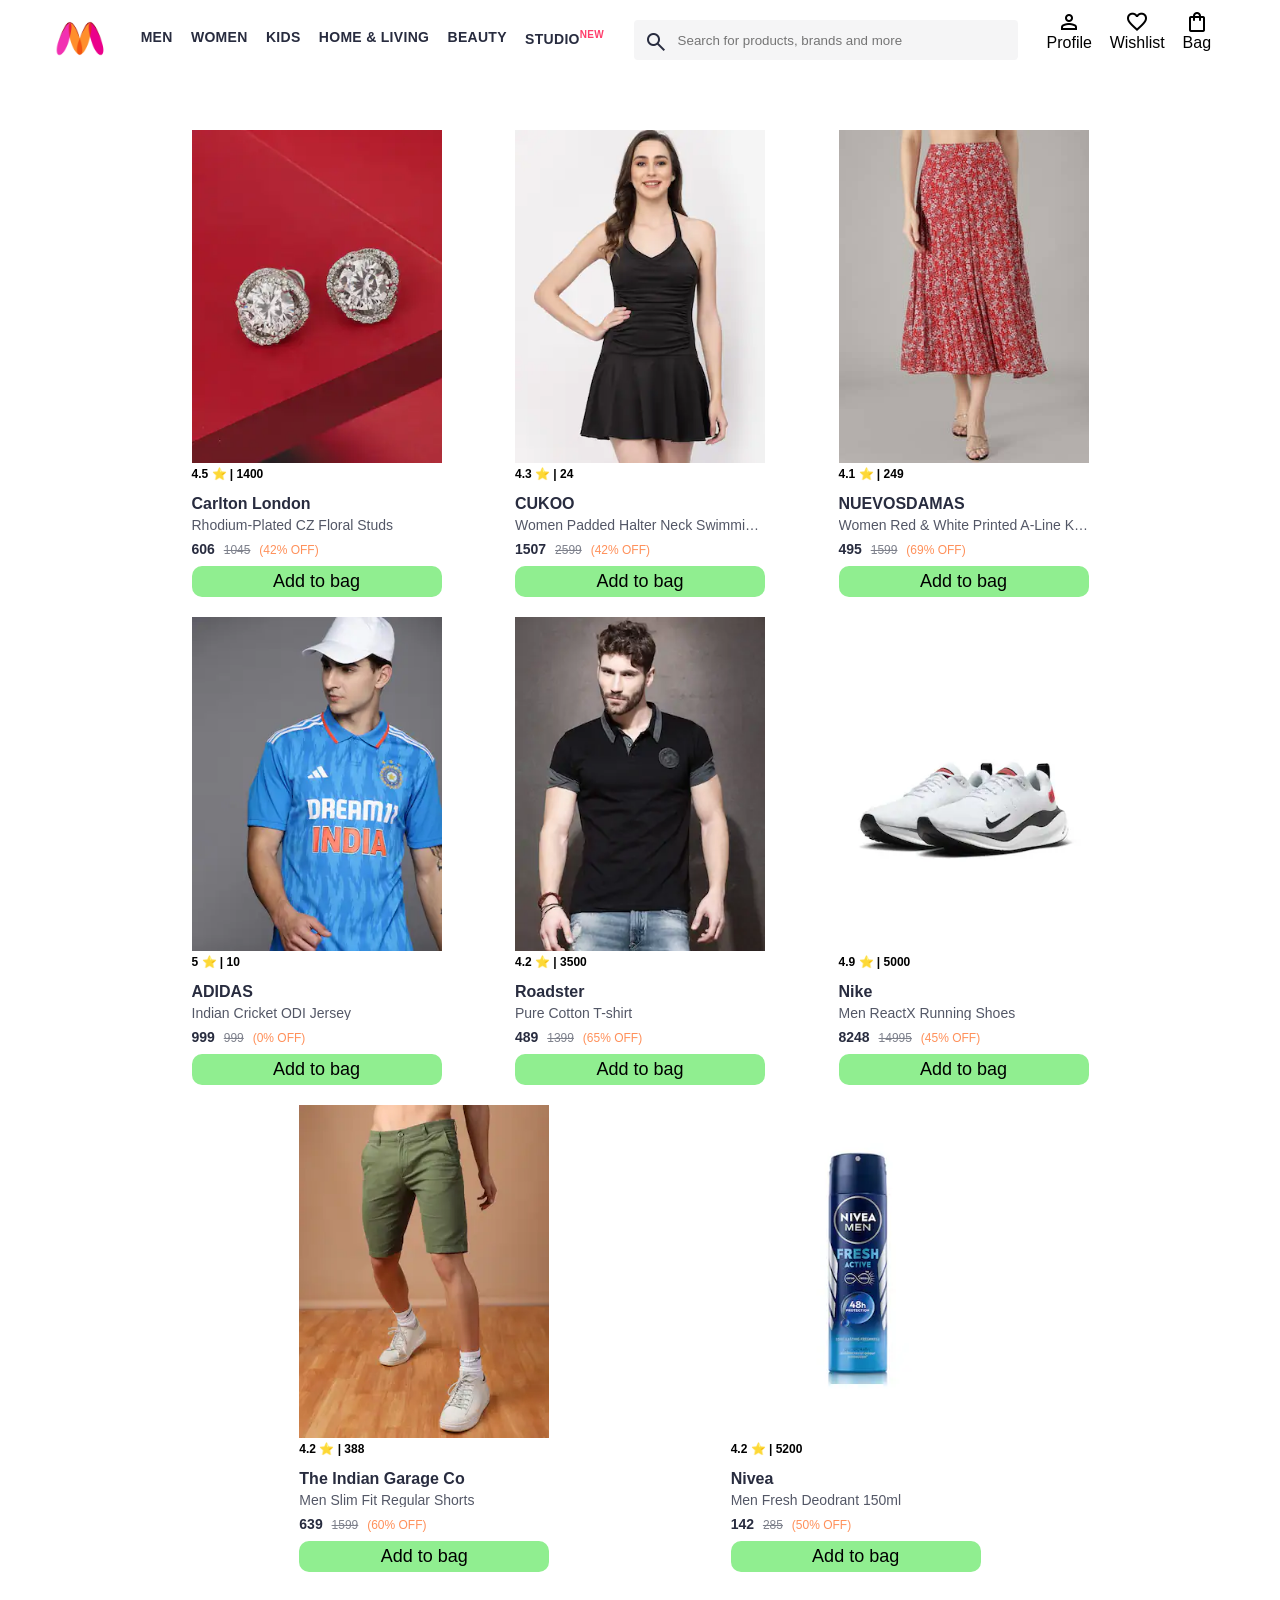
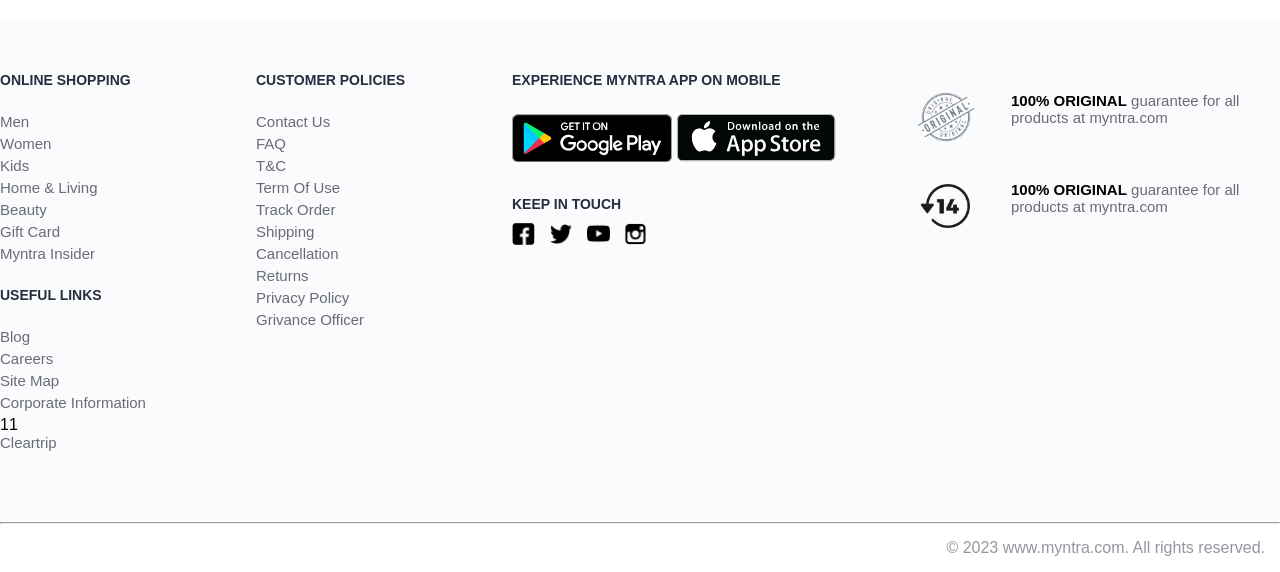
<file: Task-2/Myntra clone/index.html>
<!DOCTYPE html>
<html lang="en">
<head>
    <title>Myntra Functional Clone</title>
    <link rel="stylesheet" href="css/index.css">
    <link rel="stylesheet" href="https://fonts.googleapis.com/css2?family=Material+Symbols+Outlined:opsz,wght,FILL,GRAD@20..48,100..700,0..1,-50..200" />
</head>
<body>
    <header>
        <div class="logo_container">
            <a href="mainpage.html"><img class="myntra_home" src="images/myntra_logo.webp" alt="Myntra Home"></a>
        </div>
        <nav class="nav_bar">
            <a href="index.html">Men</a>
            <a href="index.html">Women</a>
            <a href="index.html">Kids</a> 
            <a href="index.html">Home & Living</a>
            <a href="index.html">Beauty</a>
            <a href="index.html">Studio<sup>New</sup></a>
        </nav>
        <div class="search_bar">
            <span class="material-symbols-outlined search_icon">search</span>
            <input class="search_input" placeholder="Search for products, brands and more">
        </div>
        <div class="action_bar">
            <div class="action_container">
                <span class="material-symbols-outlined action_icon">person</span>
                <span class="action_name">Profile</span>
            </div>

            <div class="action_container">
                <span class="material-symbols-outlined action_icon">favorite</span>
                <span class="action_name">Wishlist</span>
            </div>

            <a class="action_container" href="bag.html">
                <span class="material-symbols-outlined action_icon">shopping_bag</span>
                <span class="action_name">Bag</span>
                <span class="bag-item-count">0</span>
            </a>
        </div>
    </header>
    <main>
        <div class="items-container">
            
        </div>
    </main>
    <footer>
        <div class="footer_container">

            <div class="footer_containt1">
              <div class="footer_column">
                  <h3>ONLINE SHOPPING</h3>
  
                  <a href="#">Men</a>
                  <a href="#">Women</a>
                  <a href="#">Kids</a>
                  <a href="#">Home & Living</a>
                  <a href="#">Beauty</a>
                  <a href="#">Gift Card</a>
                  <a href="#">Myntra Insider</a>
              </div>
  
              <div class="footer_column1">
                  <h3>USEFUL LINKS</h3>
                  <a href="#">Blog</a>
                  <a href="#">Careers</a>
                  <a href="#">Site Map</a>
                  <a href="#">Corporate Information</a>11
                  <a href="#">Cleartrip</a>
              </div>
            </div>
  
            <div class="footer_containt2">
              <div class="footer_column">
                  <h3>CUSTOMER POLICIES</h3>
                  <a href="#">Contact Us</a>
                  <a href="#">FAQ</a>
                  <a href="#">T&C</a>
                  <a href="#">Term Of Use</a>
                  <a href="#">Track Order</a>
                  <a href="#">Shipping</a>
                  <a href="#">Cancellation</a>
                  <a href="#">Returns</a>
                  <a href="#">Privacy Policy</a>
                  <a href="#">Grivance Officer</a>
              </div>
            </div>
  
            <div class="footer_containt3">
              <div class="footer_columndownload">
               <h3>EXPERIENCE MYNTRA APP ON MOBILE</h3>
               <a href="https://play.google.com/store/apps/details?id=com.myntra.android&hl=en_IN&pli=1" target="_blank"><img src="images/social/267983.svg" alt=""></a>
               <a href="https://apps.apple.com/in/app/myntra-fashion-shopping-app/id907394059" target="_blank"><img src="images/social/22424.svg" alt=""></a>
              </div>
  
              <div class="footer_columnsocial">
                  <h3>KEEP IN TOUCH</h3>
                  <a href="https://www.facebook.com/myntra/" target="_blank"><img src="images/social/4747497_social media_facebook_icon.png" alt=""></a>
                  <a href="https://x.com/myntra" target="_blank"><img src="images/social/4747496_social media_twitter_icon.png" alt=""></a>
                  <a href="https://www.youtube.com/channel/UCMlJjMRSKaUQhXQ_9XjCGpg" target="_blank"><img src="images/social/5305164_play_video_youtube_youtube logo_icon.png" alt=""></a>
                  <a href="https://www.instagram.com/myntra/?hl=en" target="_blank"><img src="images/social/104466_instagram_icon.png" alt=""></a>
     
              </div>
            </div>
            
            <div class="footer_containt4">
              <div class="footer_columnreturn">
                  <img src="images/social/original-stamp-grunge-vector-template_917138-3917-removebg-preview.png" alt="">
                  <span><b>100% ORIGINAL</b> guarantee for all products at myntra.com</span>
              </div>
              
              <div class="footer_columnreturn">
                  <img src="images/social/458385311_1053072440156420_6528596211101037920_n-removebg-preview.png" alt="">
                  <span><b>100% ORIGINAL</b> guarantee for all products at myntra.com</span>
              </div>
          </div>
       </div>
        <hr>

        <div class="copyright">
            © 2023 www.myntra.com. All rights reserved.
        </div>
    </footer>
    <script src="./data/items.js"></script>
    <script src="./script/index.js"></script>
</body>
</html>
</file>
<file: Task-2/Myntra clone/css/index.css>
* {
    margin: 0;
    padding: 0;
    font-family: Assistant,-apple-system,BlinkMacSystemFont,Segoe UI,Roboto,Helvetica,Arial,sans-serif;
    box-sizing: border-box;
}
header {
    display: flex;
    background-color: #ffffff;
    height: 80px;
    justify-content: space-between;
    align-items: center;
    /* border-bottom: 1px solid #b6b1b1; */
}
.myntra_home {
    height: 45px;
}
.logo_container {
    margin-left: 4%;
}
.action_bar {
    margin-right: 4%;
}
.nav_bar {
    display: flex;
    min-width: 500px;
    justify-content: space-evenly;
}
.nav_bar a {
    font-size: 14px;
    letter-spacing: .3px;
    color: #282c3f;
    font-weight: 700;
    text-transform: uppercase;
    text-decoration: none;
    padding: 28px 0;
    border-bottom: 5px solid #ffffff;
}
.nav_bar a:hover {
    border-bottom: 4px solid #f54e77;
}

.nav_bar a sup {
    color: #ff3f6c;
    font-size: 10px;
}

.search_bar {
    height: 40px;
    min-width: 200px;
    width: 30%;
    display: flex;
    align-items: center;
}
.search_icon {
    box-sizing: content-box;
    height: 20px;
    padding: 10px;
    background-color: #f5f5f6;
    color: #282c3f;
    font-weight: 300;
    border-radius: 4px 0 0 4px;
}
.search_input {
    color: #696e79;
    background-color: #f5f5f6;
    flex-grow: 1;
    height: 40px;
    border: 0;
    border-radius: 0 4px 4px 0;
}

.action_bar {
    display: flex;
    min-width: 200px;
    justify-content: space-evenly;
}

.action_container {
    display: flex;
    flex-direction: column;
    align-items: center;
}

.category_heading {
    text-transform: uppercase;
    color: #3e4152;
    letter-spacing: .15em;
    font-size: 1.8em;
    margin: 50px 0 10px 30px;
    max-height: 5em;
    font-weight: 700;
}

.category-items, .items-container {
    width: 80%;
    margin: 50px 10%;
    display: flex;
    flex-wrap: wrap;
    justify-content: space-evenly;
}

.sale_item {
    width: 250px;
}

.footer_container {
    width: 100%;
    min-height: 500px;
    padding: 50px 0px 40px 00px;
    background: #FAFBFC;
    display: flex;
    flex-direction: row;
}

.footer_containt1{
    width: 20%;
    min-height: 400px;
}

.footer_containt2{
    width: 20%;
    min-height: 400px;
}

.footer_containt3{
    width: 30%;
    min-height: 400px;
}

.footer_columndownload h3 {
    color: #282c3f;
    font-size: 14px;
}

.footer_columndownload img{
    width: 160px;
    padding: 25px 0px 30px 0px;
    cursor: pointer;
}

.footer_columnsocial h3 {
    color: #282c3f;
    font-size: 14px;
    margin-bottom: 10px;
}

.footer_columnsocial img{
    width: 23px;
    margin: 0px 10px 0px 0px;
    cursor: pointer;
}


.footer_containt4{
    width: 30%;
    min-height: 400px;
}

.footer_columnreturn img{
   width: 90px;
   padding: 5px 0px 0px 10px;
}

.footer_columnreturn span{
    color: #696b79;
    font-size: 15px;
    padding:20px 0px 5px 25px;
    position: absolute;
}

.footer_columnreturn span b{
    color: black;
}

.footer_column {
    display: flex;
    flex-direction: column; 
}

.footer_column h3 {
    color: #282c3f;
    font-size: 14px;
    margin-bottom: 25px;
}

.footer_column a {
    color: #696b79;
    font-size: 15px;
    text-decoration: none;
    padding-bottom: 5px;
}

.footer_column1 {
    display: flex;
    flex-direction: column;
}

.footer_column1 h3 {
    color: #282c3f;
    font-size: 14px;
    margin-bottom: 25px;
    padding-top: 20px;
}

.footer_column1 a {
    color: #696b79;
    font-size: 15px;
    text-decoration: none;
    padding-bottom: 5px;
}

.copyright {
    color: #94969f;
    text-align: end;
    padding: 15px;
}

.items-container {
    width: 80%;
    margin: 40px 10%;
}
.item-container {
    width: 250px;
    margin: 10px;
}
.item-image {
    width: 100%;
    
}
.rating {
    font-size: 12px;
    font-weight: 700;
}
.company-name {
    margin-top: 15px;
    font-size: 16px;
    font-weight: 700;
    line-height: 1;
    color: #282c3f;
    margin-bottom: 6px;
    overflow: hidden;
    text-overflow: ellipsis;
    white-space: nowrap;
}
.item-name {
    color: #535766;
    font-size: 14px;
    line-height: 1;
    margin-bottom: 0;
    margin-top: 0;
    overflow: hidden;
    text-overflow: ellipsis;
    white-space: nowrap;
    font-weight: 400;
    display: block;
}
.price {
    margin-top: 10px;
    font-size: 14px;
    line-height: 15px;
    color: #282c3f;
    white-space: nowrap;
}
.current-price {
    font-size: 14px;
    font-weight: 700;
    color: #282c3f;
}
.original-price {
    text-decoration: line-through;
    color: #7e818c;
    font-weight: 400;
    font-size: 12px;
    margin-left: 5px;
}
.discount {
    color: #ff905a;
    font-weight: 400;
    font-size: 12px;
    margin-left: 5px;
}
.btn-add-bag {
    margin-top: 8px;
    width: 100%;
    font-size: 18px;
    background-color: lightgreen;
    border: none;
    padding: 5px 15px;
    border-radius: 10px;
    cursor: pointer;
}
.bag-item-count {
    background-color: #f16565;
    white-space: nowrap;
    text-align: center;
    line-height: 18px;
    padding: 0 6px;
    height: 18px;
    position: relative;
    border-radius: 50%;
    font-size: 12px;
    color: #fff;
    left: 13px;
    top: -44px;
    font-weight: 700;
    cursor: pointer;
}
.action_container {
    text-decoration: none;
}
a.action_container:link {
    color:black;
}
</file>
